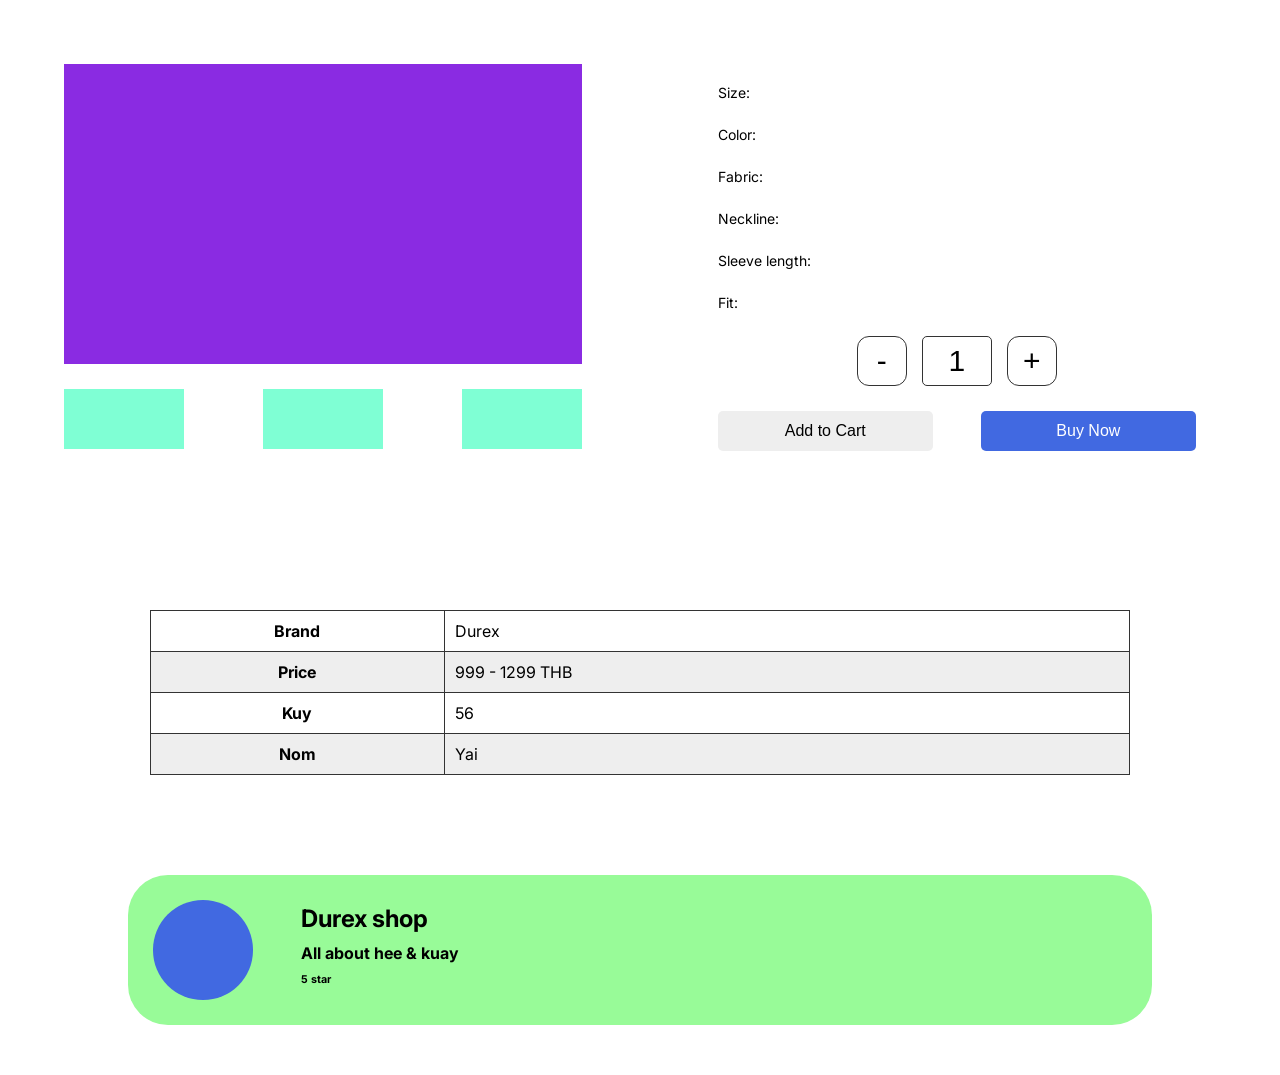
<file: t-shirt/Coala-T-Shirt-main/Coala-T-Shirt-main/html/index.html>
<!DOCTYPE html>
<html lang="en">

<head>
    <meta charset="UTF-8">
    <meta name="viewport" content="width=device-width, initial-scale=1.0">
    <title>Document</title>
    <link rel="stylesheet" href="../css/style.css">
    <link rel="stylesheet" href="../css/index.css">
</head>

<body>

    <div class="container main">
        <div class="shirt-preview">
            <div class="display"></div>
            <div class="abc">
                <div class="a"></div>
                <div class="b"></div>
                <div class="c"></div>
            </div>
        </div>
        <div class="shirt-option">
            <form>
                <!-- Size -->
                <div class="input-row-group">
                    <span class="radio-caption">Size:</span>
                    <!-- <div class="radio-group">
                        <input type="radio" name="size" value="S" id="size-S">
                        <label for="size-S" class="radio-label">S</label>
                    </div>
                    <div class="radio-group">
                        <input type="radio" name="size" value="M" id="size-M">
                        <label for="size-M" class="radio-label">M</label>
                    </div>
                    <div class="radio-group">
                        <input type="radio" name="size" value="L" id="size-L">
                        <label for="size-L" class="radio-label">L</label>
                    </div>
                    <div class="radio-group">
                        <input type="radio" name="size" value="XL" id="size-XL">
                        <label for="size-XL" class="radio-label">XL</label>
                    </div> -->
                </div>

                <!-- Color -->
                <div class="input-row-group">
                    <span class="radio-caption">Color:</span>
                    <!-- <div class="radio-group">
                        <input type="radio" name="color" value="S" id="color-Red">
                        <label for="color-Red" class="radio-label">Red</label>
                    </div>
                    <div class="radio-group">
                        <input type="radio" name="color" value="M" id="color-Green">
                        <label for="color-Green" class="radio-label">Green</label>
                    </div>
                    <div class="radio-group">
                        <input type="radio" name="color" value="L" id="color-Blue">
                        <label for="color-Blue" class="radio-label">Blue</label>
                    </div> -->
                </div>

                <!-- Fabric -->
                <div class="input-row-group">
                    <span class="radio-caption">Fabric:</span>
                    <!-- <div class="radio-group">
                        <input type="radio" name="fabric" value="Cotton" id="fabric-Cotton">
                        <label for="fabric-Cotton" class="radio-label">Cotton</label>
                    </div>
                    <div class="radio-group">
                        <input type="radio" name="fabric" value="Polyester" id="fabric-Polyester">
                        <label for="fabric-Polyester" class="radio-label">Polyester</label> 
                    </div>-->
                </div>

                <!-- Neckline -->
                <div class="input-row-group">
                    <span class="radio-caption">Neckline:</span>
                    <!-- <div class="radio-group">
                        <input type="radio" name="neckline" value="Crew-neck" id="neckline-Crew">
                        <label for="neckline-Crew" class="radio-label">Crew neck</label>
                    </div>
                    <div class="radio-group">
                        <input type="radio" name="neckline" value="V-neck" id="neckline-V">
                        <label for="neckline-V" class="radio-label">V-neck</label>
                    </div>
                    <div class="radio-group">
                        <input type="radio" name="neckline" value="Scoop-neck" id="neckline-Scoop">
                        <label for="neckline-Scoop" class="radio-label">Scoop neck</label>
                    </div> -->
                </div>

                <!-- Sleeve length -->
                <div class="input-row-group">
                    <span class="radio-caption">Sleeve length:</span>
                    <!-- <div class="radio-group">
                        <input type="radio" name="sleeve" value="Sleeveless" id="sleeve-Less">
                        <label for="sleeve-Less" class="radio-label">Sleeveless</label>
                    </div>
                    <div class="radio-group">
                        <input type="radio" name="sleeve" value="Short-sleeves" id="sleeve-Short">
                        <label for="sleeve-Short" class="radio-label">Short sleeves</label>
                    </div>
                    <div class="radio-group">
                        <input type="radio" name="sleeve" value="Long-sleeves" id="sleeve-Long">
                        <label for="sleeve-Long" class="radio-label">Long sleeves</label>
                    </div> -->
                </div>

                <!-- Fit -->
                <div class="input-row-group">
                    <span class="radio-caption">Fit:</span>
                    <!-- <div class="radio-group">
                        <input type="radio" name="fit" value="Slim-fit" id="fit-Slim">
                        <label for="fit-Slim" class="radio-label">Slim fit</label>
                    </div>
                    <div class="radio-group">
                        <input type="radio" name="fit" value="Regular-fit" id="fit-Regular">
                        <label for="fit-Regular" class="radio-label">Regular fit</label>
                    </div>
                    <div class="radio-group">
                        <input type="radio" name="fit" value="Long-sleeves" id="fit-Long">
                        <label for="fit-Long" class="radio-label">Oversized</label>
                    </div> -->
                </div>

                <!-- Design -->

                <!-- Count -->
                <div class="input-row-group count-input">
                    <button type="button" class="count-btn" id="minus-btn">-</button>
                    <input type="number" name="count" id="count" value="1" min="0">
                    <button type="button" class="count-btn" id="plus-btn">+</button>
                </div>

                <!-- Buy & Cart -->
                <div class="input-row-group cart-buy-group">
                    <button type="button" class="cart-btn">Add to Cart</button>
                    <button type="button" class="buy-now-btn">Buy Now</button>
                </div>
            </form>
        </div>
    </div>
    <div class="shirt-detail">
        <table>
            <caption></caption>
            <tr>
                <th>Brand</th>
                <td>Durex</td>
            </tr>
            <tr>
                <th>Price</th>
                <td>999 - 1299 THB</td>
            </tr>
            <tr>
                <th>Kuy</th>
                <td>56</td>
            </tr>
            <tr>
                <th>Nom</th>
                <td>Yai</td>
            </tr>
        </table>
    </div>

    <div class="shop">
        <div class="shop-about">
            <div class="shop-logo"></div>
            <div class="shop-info">
                <h3 class="shop-name">Durex shop</h3>
                <h4 class="shop-desc">All about hee & kuay</h4>
                <h6 class="shop-rating">5 star</h6>
            </div>
        </div>

    </div>
    <script src="../js/app.js"></script>
    <!-- <script src="./product.js"></script> -->
</body>

</html>
</file>
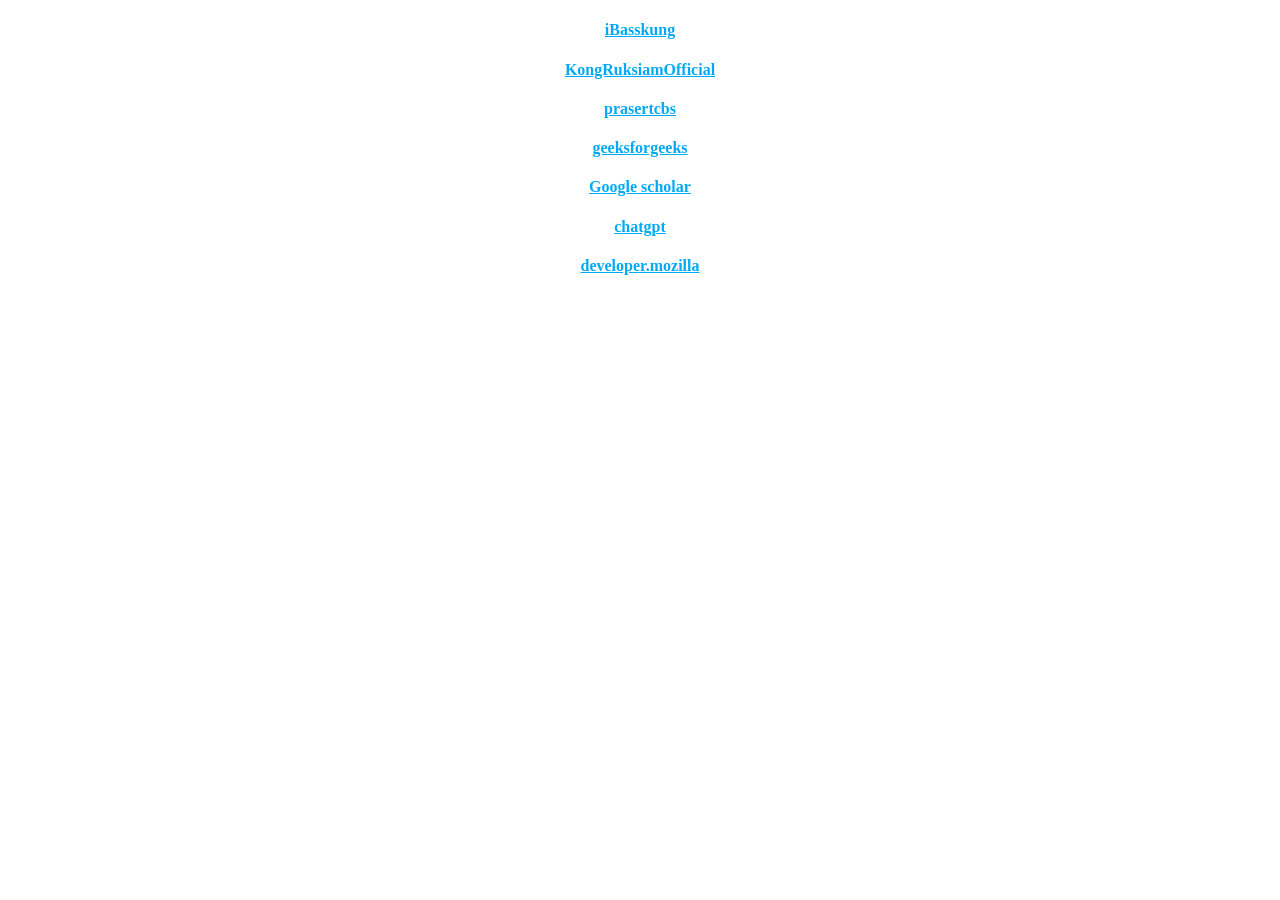
<file: index2.html>
<!DOCTYPE html>
<html>
<head>
    <title>link web ต่าง ๆ </title>
    <link rel="stylesheet" href="script.css">
</head>
<body>
    <div class="col">
    <h4 align="center">
        <a href="https://www.youtube.com/@iBasskung/playlists" target="_blank">iBasskung</a>
    </h4>
    <h4 align="center">
        <a href="https://www.youtube.com/@KongRuksiamOfficial"  target="_blank">KongRuksiamOfficial</a>
    </h4>
    <h4 align="center">
        <a href="https://www.youtube.com/channel/UCl4w_st9XiRHqWhnanGjIGg"  target="_blank">prasertcbs</a>
    </h4>
    <h4 align="center">
        <a href="https://www.geeksforgeeks.org/trending/?ref=shm_outind"  target="_blank">geeksforgeeks</a>
    </h4>
    <h4 align="center">
        <a href="https://scholar.google.com/"  target="_blank">Google scholar</a>
    </h4>
    <h4 align="center">
        <a href="https://chat.openai.com/" target="_blank">chatgpt</a>
    </h4>
    <h4 align="center">
        <a href="https://developer.mozilla.org/en-US/" target="_blank">developer.mozilla</a>
    </h4>
</div>
</body>
</html>
</file>
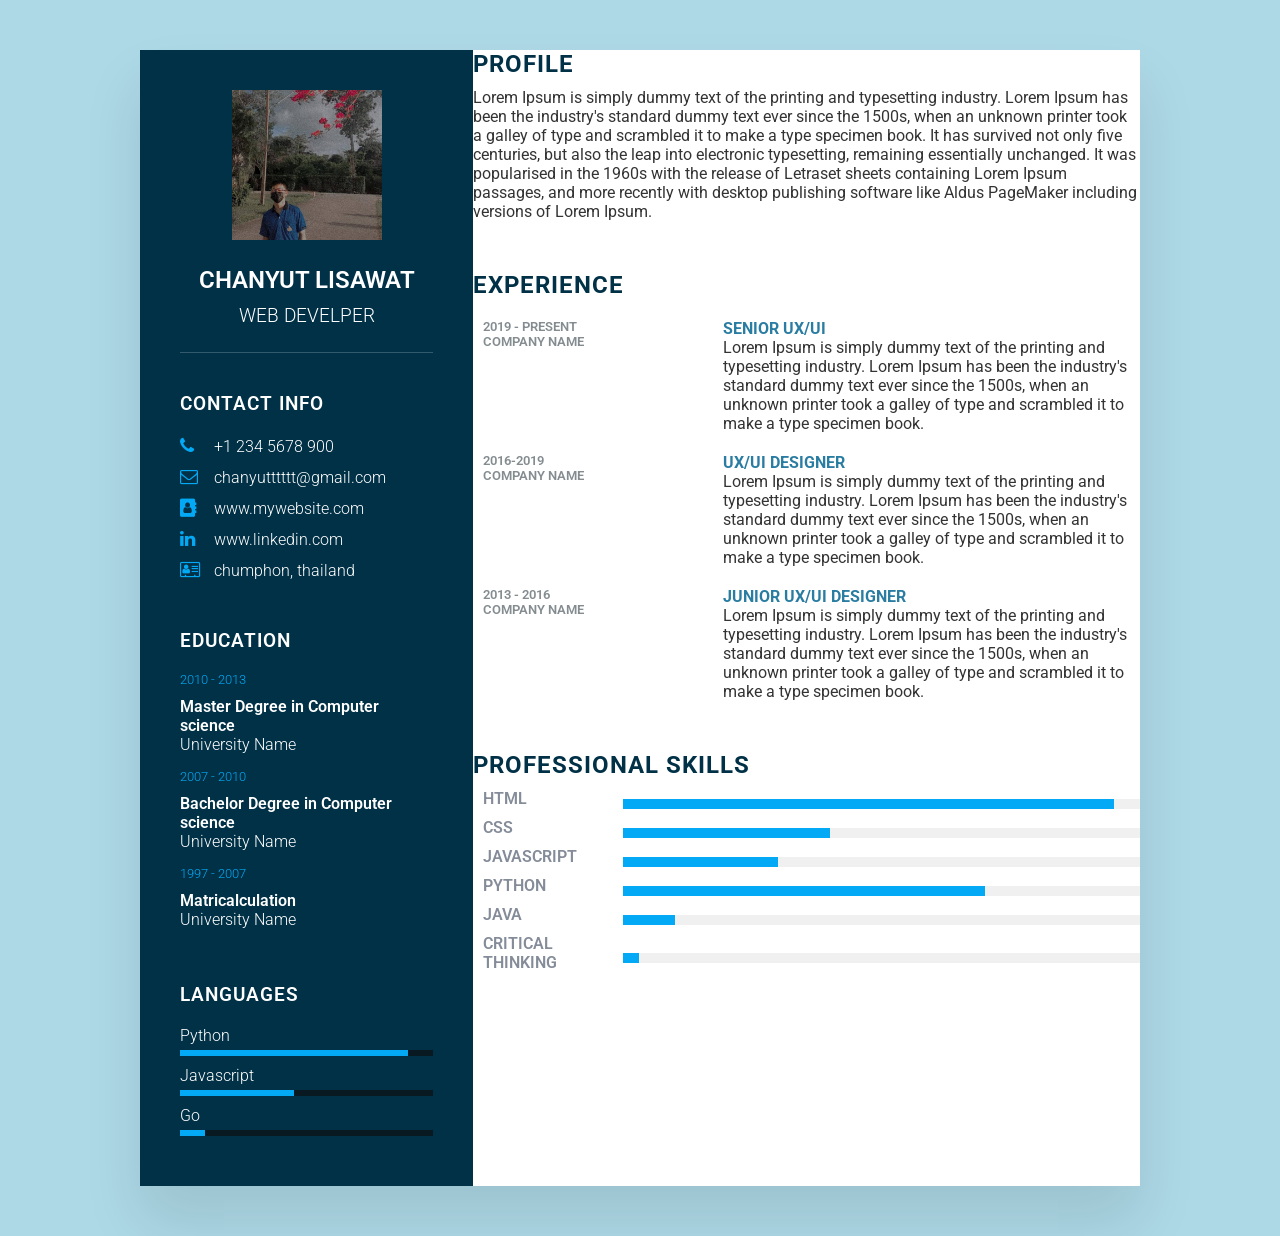
<file: resume/resume.html>
<!DOCTYPE html>
<html lang="en">
<head>
    <meta charset="UTF-8">
    <meta name="viewport" content="width=device-width, initial-scale=1.0">
    <link rel="stylesheet" href="https://cdnjs.cloudflare.com/ajax/libs/font-awesome/4.7.0/css/font-awesome.css" 
    integrity="sha512-5A8nwdMOWrSz20fDsjczgUidUBR8liPYU+WymTZP1lmY9G6Oc7HlZv156XqnsgNUzTyMefFTcsFH/tnJE/+xBg==" 
    crossorigin="anonymous" referrerpolicy="no-referrer" />
    <link rel="stylesheet" href="re_style.css">
    <title>resume</title>
</head>
<body>
    <div class="container">
        <div class="left-side">
            <div class="ProfileText">
                <div class="imgBX">
                    <img src="144589388_924815214721099_5522696202766273659_n.jpg"  class="size">
                </div>
                <h2>Chanyut lisawat<br><span>Web develper</span></h2>
            </div>


            <div class="ContactInfo">
                <h3 class="title">Contact Info</h3>
                <ul>
                    <li>
                        <span class="icon"><i class="fa fa-phone" aria-hidden="true"></i></span>
                        <span class="text">+1 234 5678 900</span>
                    </li>
                    <li>
                        <span class="icon"><i class="fa fa-envelope-o" aria-hidden="true"></i></span>
                        <span class="text">chanyutttttt@gmail.com</span>
                    </li>
                    <li>
                        <span class="icon"><i class="fa fa-address-book" aria-hidden="true"></i></span>
                        <span class="text">www.mywebsite.com</span>
                    </li>
                    <li>
                        <span class="icon"><i class="fa fa-linkedin" aria-hidden="true"></i></span>
                        <span class="text">www.linkedin.com</span>
                    </li>
                    <li>
                        <span class="icon"><i class="fa fa-address-card-o" aria-hidden="true"></i></span>
                        <span class="text">chumphon, thailand</span>
                    </li>
                </ul>
            </div>



            <div class="ContactInfo Education">
                <h3 class="title">Education</h3>
                <ul>
                    <li>
                        <h5>2010 - 2013</h5>
                        <h4>Master Degree in Computer science</h4>
                        <h4>University Name</h4>
                    </li>
                    <li>
                        <h5>2007 - 2010</h5>
                        <h4>Bachelor Degree in Computer science</h4>
                        <h4>University Name</h4>
                    </li>
                    <li>
                        <h5>1997 - 2007</h5>
                        <h4>Matricalculation</h4>
                        <h4>University Name</h4>
                    </li>
                </ul>
            </div>



            <div class="ContactInfo language">
                <h3 class="title">languages</h3>
                <ul>
                    <li>
                        <span class="text">Python</span>
                        <span class="percent"><div style="width: 90%;"></div>
                        </span>
                    </li>
                    <li>
                        <span class="text">Javascript</span>
                        <span class="percent"><div style="width: 45%;"></div>
                        </span>
                    </li>
                    <li>
                        <span class="text">Go</span>
                        <span class="percent"><div style="width: 10%;"></div></span>
                    </li>
                </ul>
            </div>

            
        </div>
        <div class="right_side">
            <div class="about">
                <h2 class="title2">Profile</h2>
                <p>Lorem Ipsum is simply dummy text of the printing and typesetting industry. Lorem Ipsum has been the industry's standard 
                    dummy text ever since the 1500s, when an unknown printer took a galley of type and scrambled 
                    it to make a type specimen book. It has survived not only five centuries, 
                    but also the leap into electronic typesetting, remaining essentially unchanged. 
                    It was popularised in the 1960s with the release of Letraset sheets containing Lorem Ipsum passages, 
                    and more recently with desktop publishing software like Aldus PageMaker including 
                    versions of Lorem Ipsum.</p>
            </div>
            <div class="about">
            <h2 class="title2">Experience</h2>
                <div class="box">
                    <div class="year_company">
                        <h5>2019 - Present</h5>
                        <h5>Company Name</h5>
                    </div>
                    <div class="text">
                        <h4>Senior UX/UI</h4>
                        <p>Lorem Ipsum is simply dummy text of the printing and typesetting industry. Lorem Ipsum has been the industry's standard 
                            dummy text ever since the 1500s, when an unknown printer took a galley of type and scrambled 
                            it to make a type specimen book.</p>
                    </div>
                </div>
                <div class="box">
                    <div class="year_company">
                        <h5>2016-2019</h5>
                        <h5>Company Name</h5>
                    </div>
                    <div class="text">
                        <h4>UX/UI Designer</h4>
                        <p>Lorem Ipsum is simply dummy text of the printing and typesetting industry. Lorem Ipsum has been the industry's standard 
                            dummy text ever since the 1500s, when an unknown printer took a galley of type and scrambled 
                            it to make a type specimen book.</p>
                    </div>
                </div>
                <div class="box">
                    <div class="year_company">
                        <h5>2013 - 2016</h5>
                        <h5>Company Name</h5>
                    </div>
                    <div class="text">
                        <h4>Junior UX/UI Designer</h4>
                        <p>Lorem Ipsum is simply dummy text of the printing and typesetting industry. Lorem Ipsum has been the industry's standard 
                            dummy text ever since the 1500s, when an unknown printer took a galley of type and scrambled 
                            it to make a type specimen book.</p>
                    </div>
                </div>
            </div>
            <div class="about_skills">
                <h2 class="title2">Professional skills</h2>
                <div class="box">
                    <h4>Html</h4>
                    <div class="percent">
                        <div style="width: 95%;"></div>
                    </div>
                </div>
                <div class="box">
                    <h4>CSS</h4>
                    <div class="percent">
                        <div style="width: 40%;"></div>
                    </div>
                </div>
                <div class="box">
                    <h4>Javascript</h4>
                    <div class="percent">
                        <div style="width: 30%;"></div>
                    </div>
                </div>
                <div class="box">
                    <h4>Python</h4>
                    <div class="percent">
                        <div style="width: 70%;"></div>
                    </div>
                </div>
                <div class="box">
                    <h4>Java</h4>
                    <div class="percent">
                        <div style="width: 10%;"></div>
                    </div>
                </div>
                <div class="box">
                    <h4>Critical thinking</h4>
                    <div class="percent">
                        <div style="width: 3%;"></div>
                    </div>
                </div>
            </div>
        </div>
    </div>    
</body>
</html>
</file>
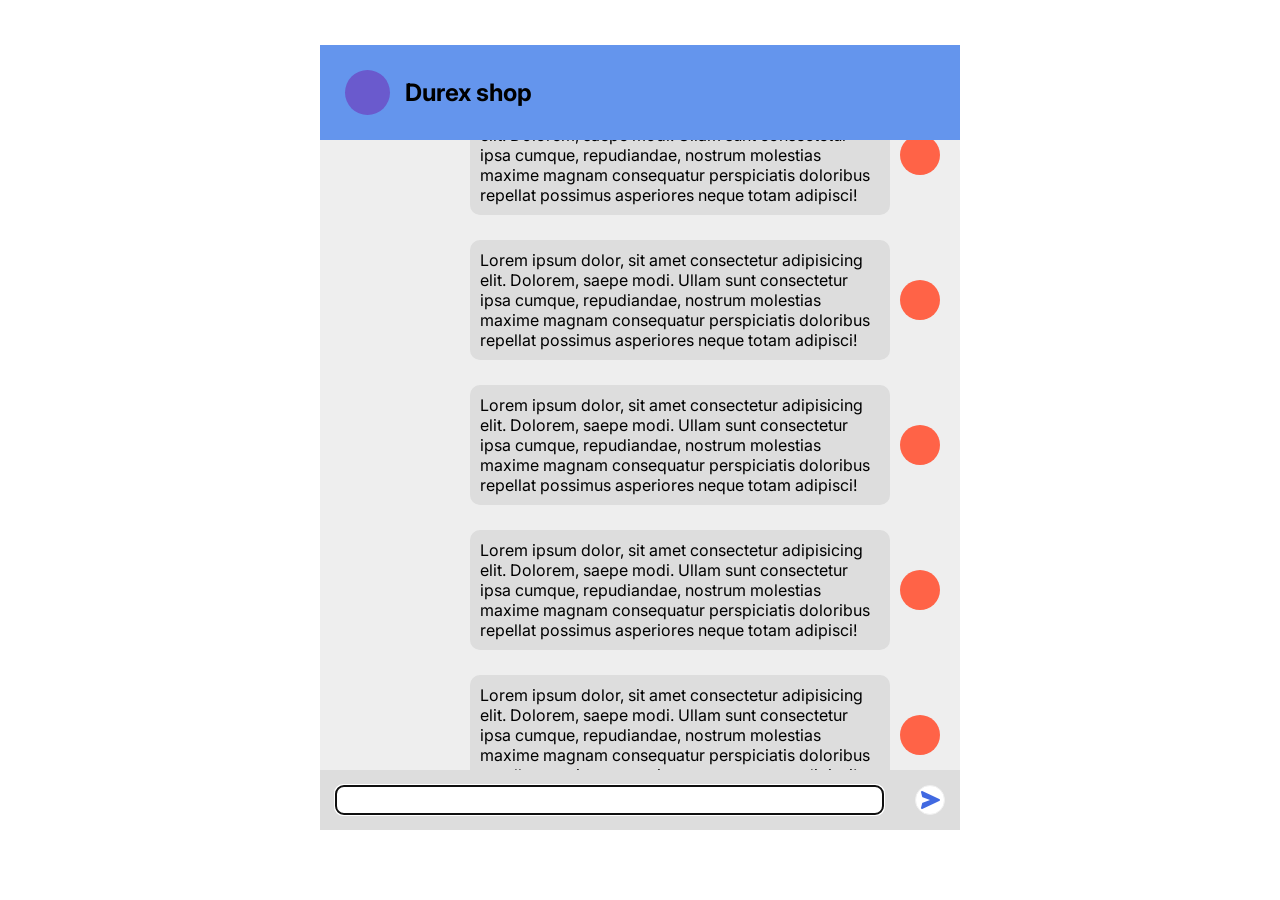
<file: t-shirt/Coala-T-Shirt-main/Coala-T-Shirt-main/html/chat.html>
<!DOCTYPE html>
<html lang="en">

<head>
    <meta charset="UTF-8">
    <meta name="viewport" content="width=device-width, initial-scale=1.0">
    <title>Chat</title>
    <link rel="stylesheet" href="../css/style.css">
    <link rel="stylesheet" href="../css/chat.css">
    <link href='https://unpkg.com/boxicons@2.1.4/css/boxicons.min.css' rel='stylesheet'>
</head>

<body>
    <div class="container">
        <div class="chat">
            <div class="chat-header">
                <div class="shop-chat-logo"></div>
                <h3 class="shop-name">Durex shop</h3>
            </div>
            <div class="chat-space">
                <div class="text-group sender-me">
                    <div class="user-logo"></div>
                    <span class="text">Hello</span>
                </div>
                <div class="text-group sender-me">
                    <div class="user-logo"></div>
                    <span class="text">I am 56</span>
                </div>
                <div class="text-group sender-shop">
                    <div class="shop-logo"></div>
                    <span class="text">Lorem ipsum dolor sit amet consectetur adipisicing elit. Aut, nihil inventore
                        aspernatur eos magnam natus nemo architecto! Reprehenderit unde quo quam, deleniti, qui ut
                        obcaecati atque illum, maxime eaque consectetur.</span>
                </div>
                <div class="text-group sender-me">
                    <div class="user-logo"></div>
                    <span class="text">Lorem ipsum dolor, sit amet consectetur adipisicing elit. Dolorem, saepe
                        modi.
                        Ullam sunt consectetur ipsa cumque, repudiandae, nostrum molestias maxime magnam consequatur
                        perspiciatis doloribus repellat possimus asperiores neque totam adipisci!</span>
                </div>
                <div class="text-group sender-me">
                    <div class="user-logo"></div>
                    <span class="text">Lorem ipsum dolor, sit amet consectetur adipisicing elit. Dolorem, saepe
                        modi.
                        Ullam sunt consectetur ipsa cumque, repudiandae, nostrum molestias maxime magnam consequatur
                        perspiciatis doloribus repellat possimus asperiores neque totam adipisci!</span>
                </div>
                <div class="text-group sender-me">
                    <div class="user-logo"></div>
                    <span class="text">Lorem ipsum dolor, sit amet consectetur adipisicing elit. Dolorem, saepe
                        modi.
                        Ullam sunt consectetur ipsa cumque, repudiandae, nostrum molestias maxime magnam consequatur
                        perspiciatis doloribus repellat possimus asperiores neque totam adipisci!</span>
                </div>
                <div class="text-group sender-me">
                    <div class="user-logo"></div>
                    <span class="text">Lorem ipsum dolor, sit amet consectetur adipisicing elit. Dolorem, saepe
                        modi.
                        Ullam sunt consectetur ipsa cumque, repudiandae, nostrum molestias maxime magnam consequatur
                        perspiciatis doloribus repellat possimus asperiores neque totam adipisci!</span>
                </div>
                <div class="text-group sender-me">
                    <div class="user-logo"></div>
                    <span class="text">Lorem ipsum dolor, sit amet consectetur adipisicing elit. Dolorem, saepe
                        modi.
                        Ullam sunt consectetur ipsa cumque, repudiandae, nostrum molestias maxime magnam consequatur
                        perspiciatis doloribus repellat possimus asperiores neque totam adipisci!</span>
                </div>
                <div class="text-group sender-me">
                    <div class="user-logo"></div>
                    <span class="text">Lorem ipsum dolor, sit amet consectetur adipisicing elit. Dolorem, saepe
                        modi.
                        Ullam sunt consectetur ipsa cumque, repudiandae, nostrum molestias maxime magnam consequatur
                        perspiciatis doloribus repellat possimus asperiores neque totam adipisci!</span>
                </div>
                <div class="text-group sender-me">
                    <div class="user-logo"></div>
                    <span class="text">Lorem ipsum dolor, sit amet consectetur adipisicing elit. Dolorem, saepe
                        modi.
                        Ullam sunt consectetur ipsa cumque, repudiandae, nostrum molestias maxime magnam consequatur
                        perspiciatis doloribus repellat possimus asperiores neque totam adipisci!</span>
                </div>
            </div>
            <div class="send-text">
                <input type="text" name="sending-text" id="sending-text-input" autofocus autocomplete="off">
                <button type="button" id="send-text-btn">
                    <i class='bx bxs-send'></i>
                </button>
            </div>
        </div>
    </div>


    <script src="../js/text_sending.js"></script>
</body>

</html>
</file>
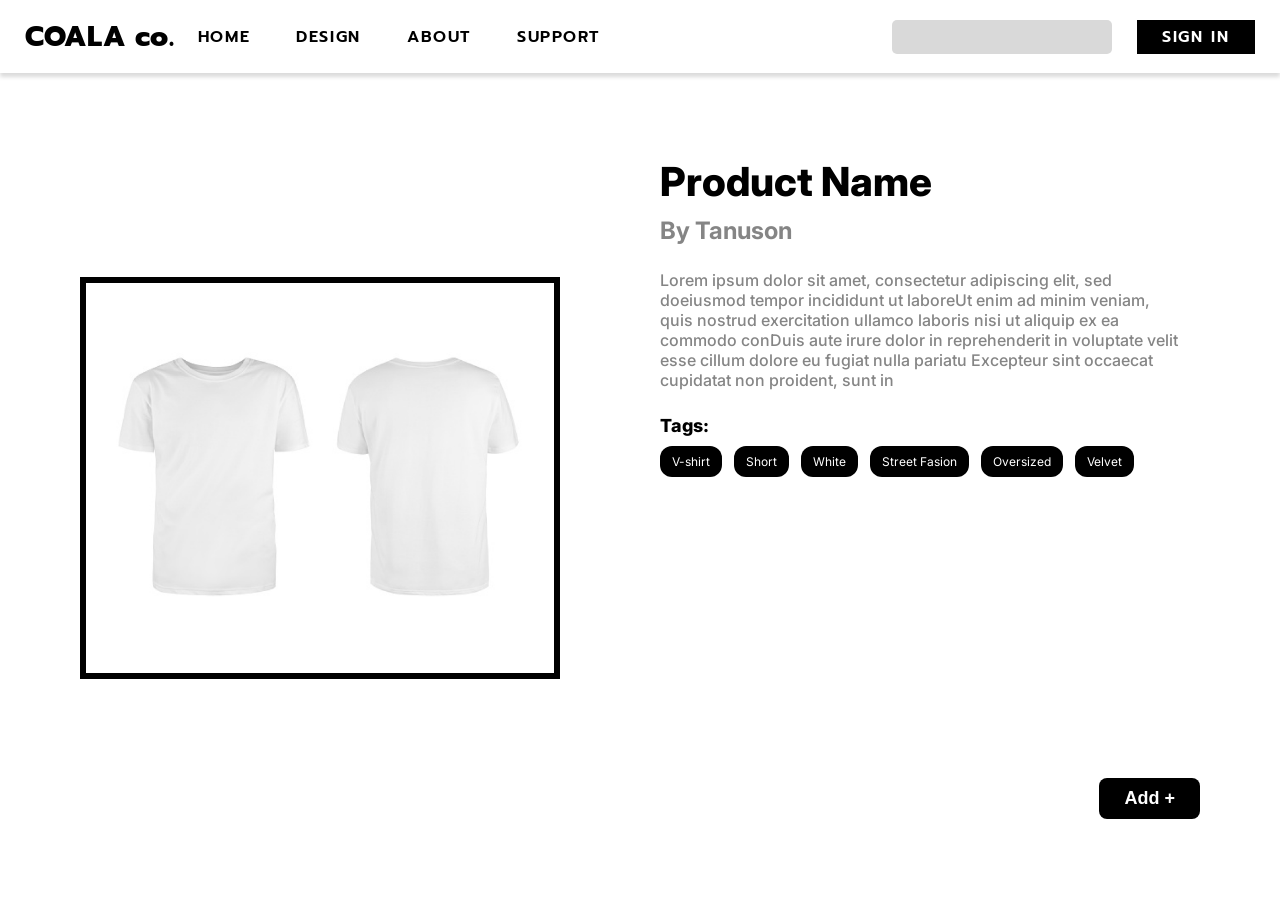
<file: t-shirt/Coala-T-Shirt-main/Coala-T-Shirt-main/html/product.html>
<!DOCTYPE html>
<html lang="en">

<head>
    <meta charset="UTF-8">
    <meta name="viewport" content="width=device-width, initial-scale=1.0">
    <title>Document</title>
    <link rel="stylesheet" href="../css/style.css">
    <link rel="stylesheet" href="../css/product.css">
</head>

<body>
    <nav>
        <div class="logo-group">
            <h2 class="coala">COALA co.</h2>
            <ul class="nav-link">
                <li><a href="index.html">Home</a></li>
                <li><a href="#">Design</a></li>
                <li><a href="#">about</a></li>
                <li><a href="#">support</a></li>
            </ul>
        </div>
        <div>
            <input type="text" id="search-bar">
            <ul class="nav-link">
                <li id="sign-in"><a href="">sign in</a></li>
            </ul>
        </div>
    </nav>

    <div class="container">
        <div class="product">
            <div class="product-preview">
                <img src="../image/t-shirt.png" alt="T-shirt-Preview">
            </div>
            <div class="product-info">
                <h1 class="product-name">Product Name</h1>
                <h2 class="shop-name">By Tanuson</h2>
                <h3 class="product-about">
                    Lorem ipsum dolor sit amet, consectetur adipiscing elit, sed doeiusmod tempor
                    incididunt ut laboreUt enim ad minim veniam, quis nostrud exercitation ullamco laboris nisi ut
                    aliquip ex ea commodo conDuis aute irure dolor in reprehenderit in voluptate velit esse cillum
                    dolore eu fugiat nulla pariatu
                    Excepteur sint occaecat cupidatat non proident, sunt in
                </h3>
                <div class="tags">
                    <span class="tag">Tags: </span>
                    <div class="category-group">
                        <span class="category">V-shirt</span>
                        <span class="category">Short</span>
                        <span class="category">White</span>
                        <span class="category">Street Fasion</span>
                        <span class="category">Oversized</span>
                        <span class="category">Velvet</span>
                    </div>
                </div>

                <button type="button" id="add-btn">Add +</button>
            </div>
        </div>
    </div>

</body>

</html>
</file>
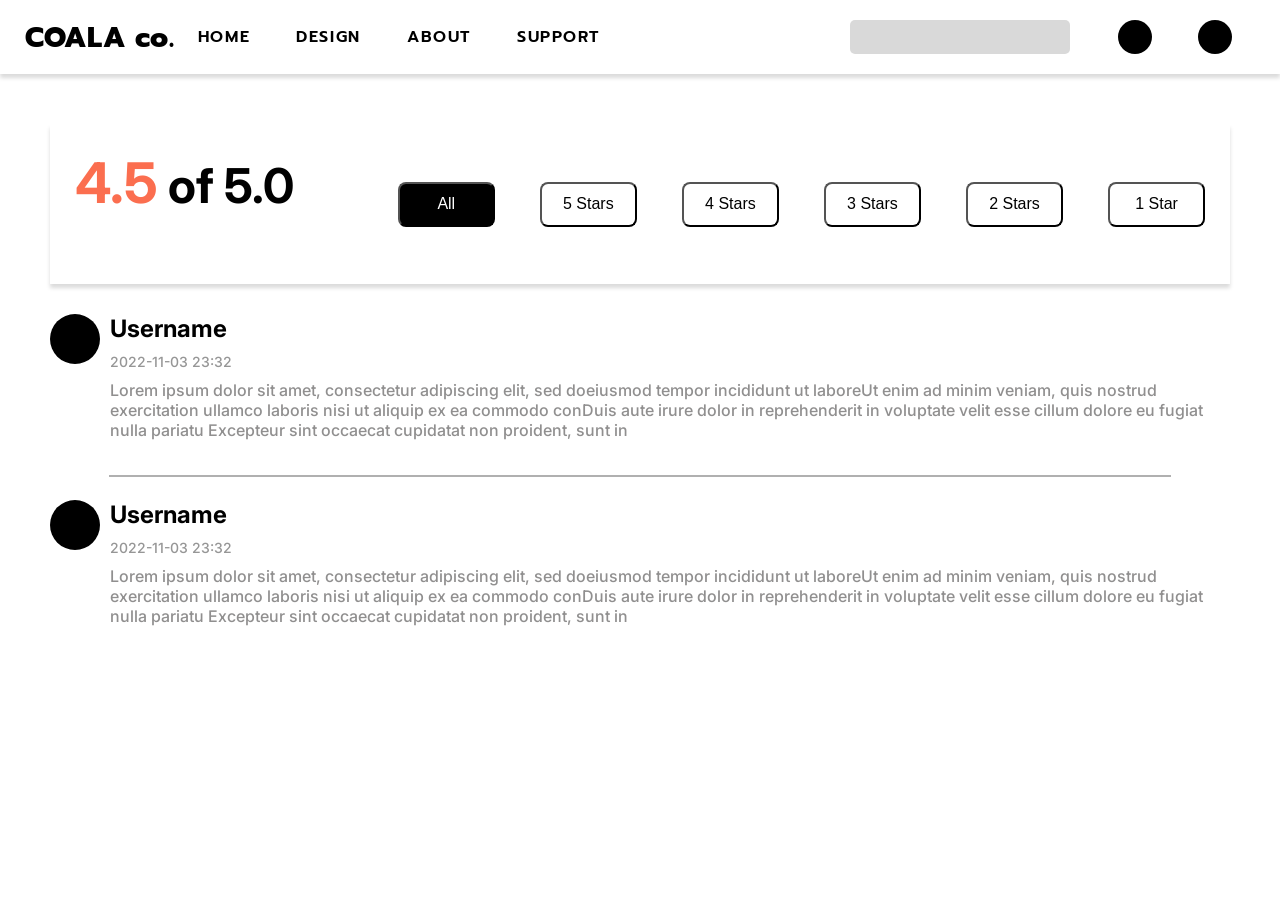
<file: t-shirt/Coala-T-Shirt-main/Coala-T-Shirt-main/html/review.html>
<!DOCTYPE html>
<html lang="en">

<head>
    <meta charset="UTF-8">
    <meta name="viewport" content="width=device-width, initial-scale=1.0">
    <title>Review</title>
    <link rel="stylesheet" href="../css/style.css">
    <link rel="stylesheet" href="../css/review.css">
</head>

<body>
    <nav class="sign">
        <div class="logo-group">
            <h2 class="coala">COALA co.</h2>
            <ul class="nav-link">
                <li><a href="index.html">Home</a></li>
                <li><a href="#">Design</a></li>
                <li><a href="#">about</a></li>
                <li><a href="#">support</a></li>
            </ul>
        </div>
        <div>
            <input type="text" id="search-bar">
            <ul class="nav-link">
                <li>
                    <div class="cart-icon"></div>
                </li>
                <li>
                    <div class="user-icon"></div>
                </li>
            </ul>
        </div>
    </nav>

    <div class="container">
        <div class="review-group">
            <div class="review-header">
                <div class="over-all">
                    <h1 class="score"><span class="shop-score">4.5</span> of 5.0</h1>
                </div>
                <div class="get-review-type">
                    <button type="button" class="review-type-btn current-type">All</button>
                    <button type="button" class="review-type-btn">5 Stars</button>
                    <button type="button" class="review-type-btn">4 Stars</button>
                    <button type="button" class="review-type-btn">3 Stars</button>
                    <button type="button" class="review-type-btn">2 Stars</button>
                    <button type="button" class="review-type-btn">1 Star</button>
                </div>
            </div>

            <div class="review-contents">
                <div class="review">
                    <div class="user-logo"></div>
                    <h1 class="user-name">Username</h1>
                    <h2 class="review-date">2022-11-03 23:32</h2>
                    <h4 class="review-text">Lorem ipsum dolor sit amet, consectetur adipiscing elit, sed doeiusmod
                        tempor
                        incididunt ut
                        laboreUt enim ad minim veniam, quis nostrud exercitation ullamco laboris nisi ut aliquip ex ea
                        commodo conDuis aute irure dolor in reprehenderit in voluptate velit esse cillum dolore eu
                        fugiat nulla pariatu
                        Excepteur sint occaecat cupidatat non proident, sunt in</h4>

                    <!-- like btn -->
                </div>
                <div class="review">
                    <div class="user-logo"></div>
                    <h1 class="user-name">Username</h1>
                    <h2 class="review-date">2022-11-03 23:32</h2>
                    <h4 class="review-text">Lorem ipsum dolor sit amet, consectetur adipiscing elit, sed doeiusmod
                        tempor
                        incididunt ut
                        laboreUt enim ad minim veniam, quis nostrud exercitation ullamco laboris nisi ut aliquip ex ea
                        commodo conDuis aute irure dolor in reprehenderit in voluptate velit esse cillum dolore eu
                        fugiat nulla pariatu
                        Excepteur sint occaecat cupidatat non proident, sunt in</h4>
                </div>
            </div>
        </div>
    </div>


</body>

</html>
</file>
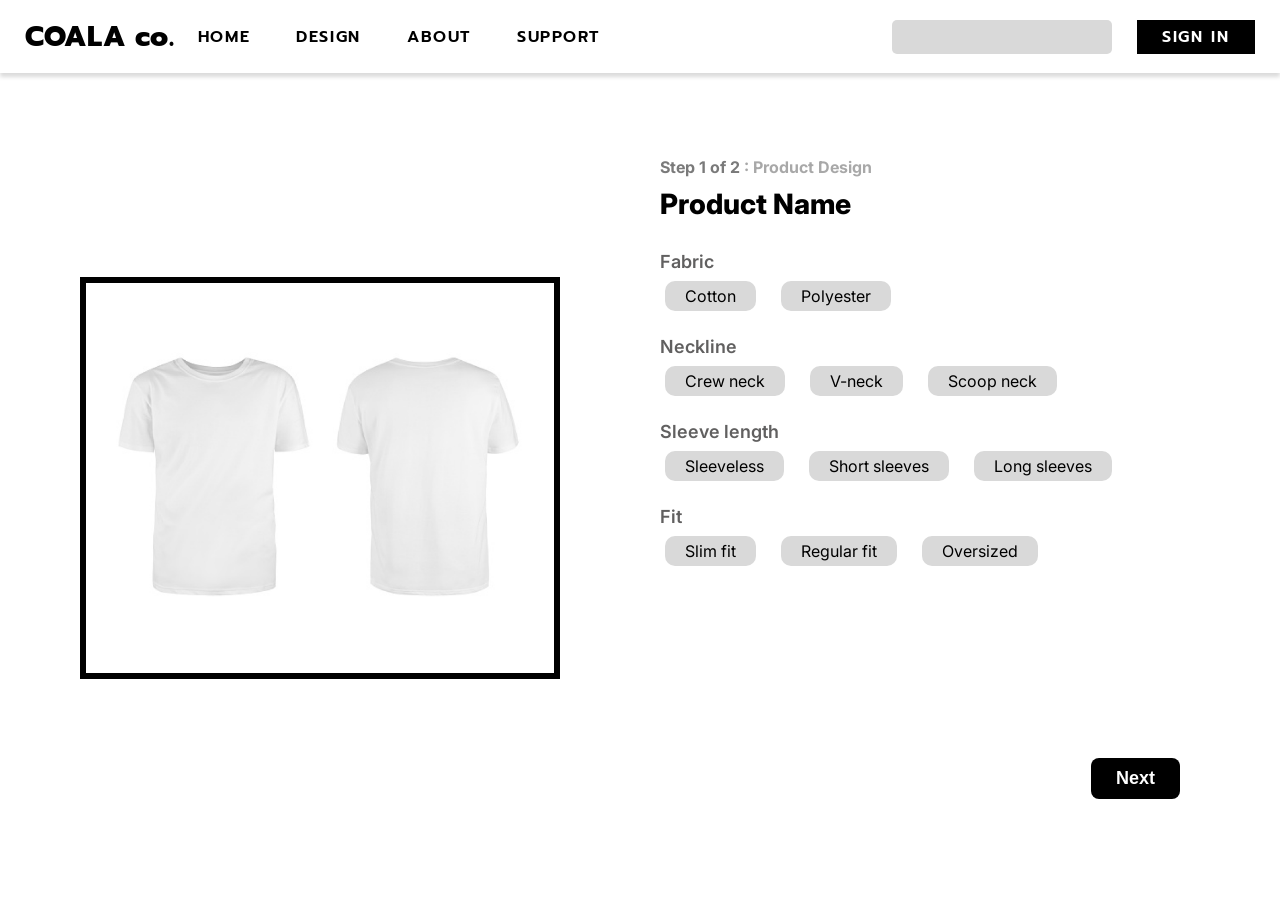
<file: t-shirt/Coala-T-Shirt-main/Coala-T-Shirt-main/html/shirt-option.html>
<!DOCTYPE html>
<html lang="en">

<head>
    <meta charset="UTF-8">
    <meta name="viewport" content="width=device-width, initial-scale=1.0">
    <title>Shirt Option</title>
    <link rel="stylesheet" href="../css/style.css">
    <link rel="stylesheet" href="../css/shirt-option.css">
</head>

<body>
    <nav>
        <div class="logo-group">
            <h2 class="coala">COALA co.</h2>
            <ul class="nav-link">
                <li><a href="index.html">Home</a></li>
                <li><a href="#">Design</a></li>
                <li><a href="#">about</a></li>
                <li><a href="#">support</a></li>
            </ul>
        </div>
        <div>
            <input type="text" id="search-bar">
            <ul class="nav-link">
                <li id="sign-in"><a href="">sign in</a></li>
            </ul>
        </div>
    </nav>

    <div class="container">
        <div class="option">
            <div class="shirt-preview">
                <img src="../image/t-shirt.png" alt="T-shirt-Preview">
            </div>
            <div class="shirt-option">
                <form id="shirt-option-parts">
                    <!-- Form: Part 1 -->
                    <div class="option-part current-part" id="step-1">
                        <h4 class="progress"><span>Step 1 of 2</span> : Product Design</h4>
                        <h1 class="product-name">Product Name</h1>
                        <div class="input-row-group">
                            <span class="option-name">Fabric</span>
                            <div class="radio-group">
                                <input type="radio" name="fabric" value="Cotton" id="fabric-Cotton">
                                <label for="fabric-Cotton" class="radio-label">Cotton</label>
                            </div>
                            <div class="radio-group">
                                <input type="radio" name="fabric" value="Polyester" id="fabric-Polyester">
                                <label for="fabric-Polyester" class="radio-label">Polyester</label>
                            </div>
                        </div>
                        <div class="input-row-group">
                            <span class="option-name">Neckline</span>
                            <div class="radio-group">
                                <input type="radio" name="neckline" value="Crew-neck" id="neckline-Crew">
                                <label for="neckline-Crew" class="radio-label">Crew neck</label>
                            </div>
                            <div class="radio-group">
                                <input type="radio" name="neckline" value="V-neck" id="neckline-V">
                                <label for="neckline-V" class="radio-label">V-neck</label>
                            </div>
                            <div class="radio-group">
                                <input type="radio" name="neckline" value="Scoop-neck" id="neckline-Scoop">
                                <label for="neckline-Scoop" class="radio-label">Scoop neck</label>
                            </div>
                        </div>
                        <div class="input-row-group">
                            <span class="option-name">Sleeve length</span>
                            <div class="radio-group">
                                <input type="radio" name="sleeve" value="Sleeveless" id="sleeve-Less">
                                <label for="sleeve-Less" class="radio-label">Sleeveless</label>
                            </div>
                            <div class="radio-group">
                                <input type="radio" name="sleeve" value="Short-sleeves" id="sleeve-Short">
                                <label for="sleeve-Short" class="radio-label">Short sleeves</label>
                            </div>
                            <div class="radio-group">
                                <input type="radio" name="sleeve" value="Long-sleeves" id="sleeve-Long">
                                <label for="sleeve-Long" class="radio-label">Long sleeves</label>
                            </div>
                        </div>
                        <div class="input-row-group">
                            <span class="option-name">Fit</span>
                            <div class="radio-group">
                                <input type="radio" name="fit" value="Slim-fit" id="fit-Slim">
                                <label for="fit-Slim" class="radio-label">Slim fit</label>
                            </div>
                            <div class="radio-group">
                                <input type="radio" name="fit" value="Regular-fit" id="fit-Regular">
                                <label for="fit-Regular" class="radio-label">Regular fit</label>
                            </div>
                            <div class="radio-group">
                                <input type="radio" name="fit" value="Long-sleeves" id="fit-Long">
                                <label for="fit-Long" class="radio-label">Oversized</label>
                            </div>
                        </div>
                    </div>
                    <!-- Form: Part 2 -->
                    <div class="option-part" id="step-2">
                        <h4 class="progress"><span>Step 2 of 2</span> : Product Design</h4>
                        <h1 class="product-name">Product Name</h1>
                        <div class="input-row-group">
                            <span class="option-name">Fit</span>
                            <div class="radio-group">
                                <input type="radio" name="fit" value="Slim-fit" id="fit-Slim">
                                <label for="fit-Slim" class="radio-label">Slim fit</label>
                            </div>
                            <div class="radio-group">
                                <input type="radio" name="fit" value="Regular-fit" id="fit-Regular">
                                <label for="fit-Regular" class="radio-label">Regular fit</label>
                            </div>
                            <div class="radio-group">
                                <input type="radio" name="fit" value="Long-sleeves" id="fit-Long">
                                <label for="fit-Long" class="radio-label">Oversized</label>
                            </div>
                        </div>
                    </div>

                </form>
                <div class="step-btn-group">
                    <button type="button" id="prev-step-btn">Back</button>
                    <button type="button" id="next-step-btn">Next</button>
                </div>
            </div>
        </div>
    </div>

    <script src="../js/shirt-option.js"></script>
</body>

</html>
</file>
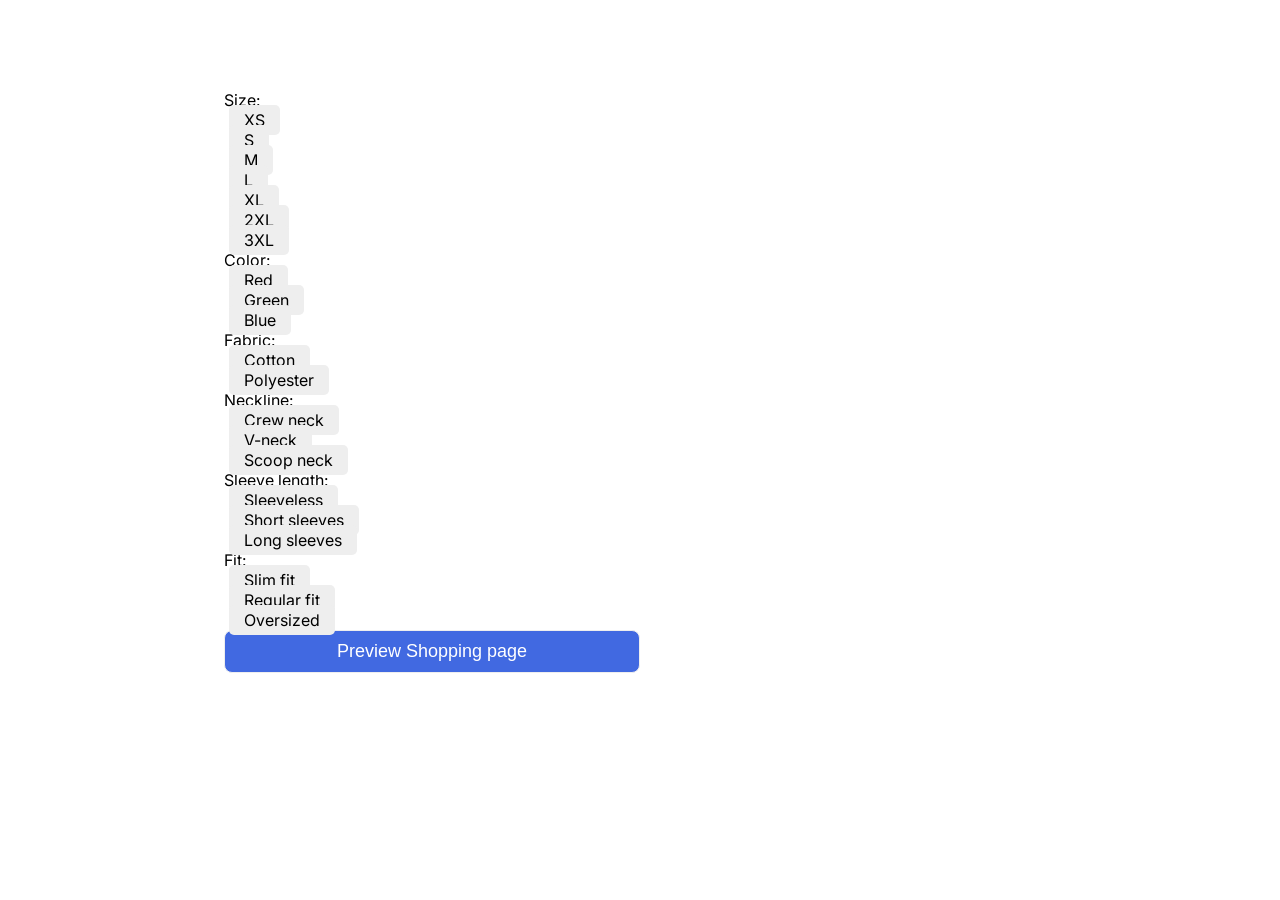
<file: t-shirt/Coala-T-Shirt-main/Coala-T-Shirt-main/html/shop-add-shirt.html>
<!DOCTYPE html>
<html lang="en">

<head>
    <meta charset="UTF-8">
    <meta name="viewport" content="width=device-width, initial-scale=1.0">
    <title>Document</title>
    <link rel="stylesheet" href="../css/style.css">
    <link rel="stylesheet" href="../css/add-shirt.css">
</head>

<body>
    <div class="container">
        <div class="shirt-option shop-select">
            <form>
                <!-- Size -->
                <div class="input-row-group">
                    <span class="radio-caption">Size:</span>
                    <div class="checkbox-group">
                        <input type="checkbox" name="size" value="XS" id="size-XS">
                        <label for="size-XS" class="checkbox-label">XS</label>
                    </div>
                    <div class="checkbox-group">
                        <input type="checkbox" name="size" value="S" id="size-S">
                        <label for="size-S" class="checkbox-label">S</label>
                    </div>
                    <div class="checkbox-group">
                        <input type="checkbox" name="size" value="M" id="size-M">
                        <label for="size-M" class="checkbox-label">M</label>
                    </div>
                    <div class="checkbox-group">
                        <input type="checkbox" name="size" value="L" id="size-L">
                        <label for="size-L" class="checkbox-label">L</label>
                    </div>
                    <div class="checkbox-group">
                        <input type="checkbox" name="size" value="XL" id="size-XL">
                        <label for="size-XL" class="checkbox-label">XL</label>
                    </div>
                    <div class="checkbox-group">
                        <input type="checkbox" name="size" value="2XL" id="size-2XL">
                        <label for="size-2XL" class="checkbox-label">2XL</label>
                    </div>
                    <div class="checkbox-group">
                        <input type="checkbox" name="size" value="3XL" id="size-3XL">
                        <label for="size-3XL" class="checkbox-label">3XL</label>
                    </div>
                </div>

                <!-- Color -->
                <div class="input-row-group">
                    <span class="radio-caption">Color:</span>
                    <div class="checkbox-group">
                        <input type="checkbox" name="color" value="S" id="color-Red">
                        <label for="color-Red" class="checkbox-label">Red</label>
                    </div>
                    <div class="checkbox-group">
                        <input type="checkbox" name="color" value="M" id="color-Green">
                        <label for="color-Green" class="checkbox-label">Green</label>
                    </div>
                    <div class="checkbox-group">
                        <input type="checkbox" name="color" value="L" id="color-Blue">
                        <label for="color-Blue" class="checkbox-label">Blue</label>
                    </div>
                </div>

                <!-- Fabric -->
                <div class="input-row-group">
                    <span class="radio-caption">Fabric:</span>
                    <div class="checkbox-group">
                        <input type="checkbox" name="fabric" value="Cotton" id="fabric-Cotton">
                        <label for="fabric-Cotton" class="checkbox-label">Cotton</label>
                    </div>
                    <div class="checkbox-group">
                        <input type="checkbox" name="fabric" value="Polyester" id="fabric-Polyester">
                        <label for="fabric-Polyester" class="checkbox-label">Polyester</label>
                    </div>
                </div>

                <!-- Neckline -->
                <div class="input-row-group">
                    <span class="radio-caption">Neckline:</span>
                    <div class="checkbox-group">
                        <input type="checkbox" name="neckline" value="Crew-neck" id="neckline-Crew">
                        <label for="neckline-Crew" class="checkbox-label">Crew neck</label>
                    </div>
                    <div class="checkbox-group">
                        <input type="checkbox" name="neckline" value="V-neck" id="neckline-V">
                        <label for="neckline-V" class="checkbox-label">V-neck</label>
                    </div>
                    <div class="checkbox-group">
                        <input type="checkbox" name="neckline" value="Scoop-neck" id="neckline-Scoop">
                        <label for="neckline-Scoop" class="checkbox-label">Scoop neck</label>
                    </div>
                </div>

                <!-- Sleeve length -->
                <div class="input-row-group">
                    <span class="radio-caption">Sleeve length:</span>
                    <div class="checkbox-group">
                        <input type="checkbox" name="sleeve" value="Sleeveless" id="sleeve-Less">
                        <label for="sleeve-Less" class="checkbox-label">Sleeveless</label>
                    </div>
                    <div class="checkbox-group">
                        <input type="checkbox" name="sleeve" value="Short-sleeves" id="sleeve-Short">
                        <label for="sleeve-Short" class="checkbox-label">Short sleeves</label>
                    </div>
                    <div class="checkbox-group">
                        <input type="checkbox" name="sleeve" value="Long-sleeves" id="sleeve-Long">
                        <label for="sleeve-Long" class="checkbox-label">Long sleeves</label>
                    </div>
                </div>

                <!-- Fit -->
                <div class="input-row-group">
                    <span class="radio-caption">Fit:</span>
                    <div class="checkbox-group">
                        <input type="checkbox" name="fit" value="Slim-fit" id="fit-Slim">
                        <label for="fit-Slim" class="checkbox-label">Slim fit</label>
                    </div>
                    <div class="checkbox-group">
                        <input type="checkbox" name="fit" value="Regular-fit" id="fit-Regular">
                        <label for="fit-Regular" class="checkbox-label">Regular fit</label>
                    </div>
                    <div class="checkbox-group">
                        <input type="checkbox" name="fit" value="Long-sleeves" id="fit-Long">
                        <label for="fit-Long" class="checkbox-label">Oversized</label>
                    </div>
                </div>

                <!-- Design -->

                <!-- Buy & Cart -->
                <div class="input-row-group preview">
                    <button type="button" class="preview-btn">Preview Shopping page</button>
                </div>
            </form>
        </div>
    </div>


    <script src="../js/add-shirt.js"></script>
</body>

</html>
</file>
<file: t-shirt/Coala-T-Shirt-main/Coala-T-Shirt-main/css/style.css>
@import url('https://fonts.googleapis.com/css2?family=Inter:wght@300;400;500;600;700;800;900&display=swap');
@import url('https://fonts.googleapis.com/css2?family=Prompt:wght@300;400;500;600;700;800;900&display=swap');

/* Default setting */
html {
    scroll-behavior: smooth;
}

* {
    box-sizing: border-box;
}

body,
h1,
h2,
h3,
h4,
h5,
h6,
p,
ol,
ul {
    margin: 0;
    padding: 0;
}

h1,
h2,
h3,
h4,
h5,
h6 {
    margin-bottom: 10px;
}

p {
    margin-bottom: 20px;
}

body {
    font-family: 'Inter', sans-serif;
    font-weight: 400;
    color: #000;
    font-size: 16px;
}

a {
    text-decoration: none;
}

a,
button[type="button"]:hover {
    cursor: pointer;
}

/* Container */
.container {
    position: relative;
    width: 100%;
    height: max-content;
}

/* Nav bar */
nav {
    position: relative;
    display: flex;
    justify-content: space-between;
    padding: 15px 25px;
    background-color: transparent;
    box-shadow: #00000025 0px 4px 4px 0px;
    font-family: 'Prompt', sans-serif;

    &>div {
        position: relative;
        /* width: 50%; */
        display: flex;
        align-items: center;
    }
}

.logo-group {
    display: flex;
    flex-wrap: wrap;

    & h2.coala {
        font-size: 28px;
        font-weight: 800;
        letter-spacing: .04rem;
        margin: 0;
    }
}


ul.nav-link {
    display: flex;
    list-style: none;
    text-transform: uppercase;
}

ul.nav-link li {
    padding-block: 5px;
    padding-inline: clamp(12px, 1.8vw, 35px);

    & a {
        color: #000;
        letter-spacing: .1rem;
        font-weight: 600;
    }

    &:hover {
        text-decoration: underline;
    }
}


li#sign-in {
    padding-inline: clamp(12px, 2vw, 35px);
    background-color: #000;
    width: max-content;

    & a {
        color: #fff;
    }
}

.user-icon,
.cart-icon {
    position: relative;
    width: 34px;
    height: 34px;
    border-radius: 50%;
    background-color: #000;
}

input[type="text"] {
    padding: 5px;
    height: 25px;
}

#search-bar {
    position: relative;
    height: 34px;
    width: 220px;
    max-width: 280px;
    margin-right: 25px;
    background-color: #d9d9d9;
    border: none;
    border-radius: 5px;
}
</file>
<file: t-shirt/Coala-T-Shirt-main/Coala-T-Shirt-main/css/index.css>
.main {
    width: 100%;
    /* height: 100vh; */
    display: flex;
    flex-direction: row;
    flex-wrap: wrap;
    position: relative;
    padding: 5% 5%;

    gap: 10%;

    @media (max-width: 750px) {
        flex-direction: column;
        gap: 25px;
    }
}

.main .shirt-preview,
.main .shirt-option {
    width: 45%;

    @media (max-width: 750px) {
        width: 95%;
        margin: 0 auto;
    }
}

.shirt-preview {
    position: relative;

    .display {
        background-color: blueviolet;
        width: 100%;
        height: 300px;
    }

    .abc {
        display: flex;
        flex-direction: row;
        justify-content: space-between;
        margin-top: 25px;
    }

    .a,
    .b,
    .c {
        width: 120px;
        height: 60px;
        background-color: aquamarine;
    }
}

.shirt-option {
    position: relative;
    padding: 20px;

    & form {
        position: relative;
        display: flex;
        flex-direction: column;
        font-size: 14px;
    }

    @media (max-width: 750px) {
        padding: 10px;
    }
}

.input-row-group {
    position: relative;
    display: flex;
    flex-direction: row;
    flex-wrap: wrap;
    margin-bottom: 25px;
    gap: 15px;
    height: fit-content;

    @media (max-width: 450px) {}
}

.radio-group {
    position: relative;
    display: block;
    margin-bottom: 5px;
}


label {
    font-size: 16px;

    @media (max-width: 450px) {
        font-size: 14px;
    }
}

.radio-group input[type="radio"] {
    position: absolute;
    appearance: none;

    &:is(:focus, :checked)+label.radio-label::after {
        content: "";
        position: absolute;
        top: 50%;
        left: 50%;
        transform: translate(-50%, -50%);
        border-radius: inherit;
        width: 100%;
        height: 100%;
        border: .2px solid #555;
    }
}

.radio-group label.radio-label {
    position: relative;

    padding: 5px 15px;
    margin: 5px;
    border-radius: 5px;
    background-color: #eee;
    user-select: none;

    @media (max-width: 450px) {
        margin: 0;
        padding: 5px 10px;
    }
}

input[type="number"]::-webkit-inner-spin-button {
    appearance: none;
}


.input-row-group input[type="number"] {
    border-radius: 5px;
    border: solid .2px #333;
    height: 50px;
    width: 70px;
    padding: 10px;

    font-size: 30px;
    text-align: center;

    @media (max-width: 450px) {
        width: 45px;
        height: 45px;
        font-size: 18px;
        padding: 10px;
    }
}

.input-row-group input[type="number"]:focus,
.input-row-group input[type="number"]:active {
    border: solid .2px #333;
}

.input-row-group .count-btn {
    width: 50px;
    /* height: 50px; */
    aspect-ratio: 1/1;
    background-color: #fff;
    border: solid .2px #333;
    border-radius: 12px;
    font-size: 30px;
    font-weight: 300;

    @media (max-width: 450px) {
        width: 45px;
        height: 45px;
        font-size: 24px;
    }
}

.count-input {
    justify-content: center
}

button[type="button"]:hover {
    cursor: pointer;
}

.cart-buy-group {
    justify-content: space-between;
}

.cart-btn,
.buy-now-btn {
    width: 45%;
    height: 40px;
    font-size: 16px;
    font-weight: 500;
    border-radius: 5px;

    &:hover {
        text-decoration: underline;
    }
}

.cart-btn {
    border: none;
    background-color: #eee;
}


.buy-now-btn {
    border: none;
    background-color: royalblue;
    color: #fff;
}

.shirt-detail {
    width: 100%;
    padding: 50px 150px;

    @media (max-width: 450px) {
        padding: 25px;
    }
}

.shirt-detail>table {
    table-layout: fixed;
    width: 100%;
    position: relative;
    border-collapse: collapse;


    & tr,
    & td {
        border: solid .2px #333;
    }

    & tr:nth-child(2n) {
        background-color: #eee;
    }

    & th,
    & td {
        padding: 10px;
    }

    & th {
        width: 30%;
    }

}

.shop {
    position: relative;
    width: 100%;
    padding-block: 50px;
    padding-inline: clamp(10px, 20%, 10vw);
}

.shop-about {
    background-color: palegreen;
    border-radius: 40px;
    padding: 25px;
    position: relative;
    display: flex;
    align-items: center;
    gap: 5%;
    flex-direction: row;

    & .shop-logo {
        width: clamp(100px, 10%, 250px);
        height: 100%;
        aspect-ratio: 1/1;
        background-color: royalblue;
        border-radius: 50%;
    }
}


.shop-info {
    width: 85%;

    & h3 {
        font-size: 24px;
    }
}
</file>
<file: script.css>
@import url("https://fonts.googleapis.com/css2?family=Poppins:wght@100;300&family=Roboto:ital,wght@0,300;0,400;1,300&display=swap");

.size
{
    width: 20%;
    height: 20%;
    align-items: center;
}

.col h4 a
{
    color: #03a9f4;    
}
</file>
<file: resume/re_style.css>
@import url("https://fonts.googleapis.com/css2?family=Poppins:wght@100;300&family=Roboto:ital,wght@0,300;0,400;1,300&display=swap");
*
{
    margin: 0;
    padding: 0;
    box-sizing: border-box;
    font-family: 'Roboto' , sans-serif;
}

body
{
    background: lightblue;
    display: flex;
    justify-content: center;
    align-items: center;
    min-height: 100vh;

}

.container
{
    position: relative;
    width: 100%;
    max-width: 1000px;
    min-height: 1000px;
    background: #fff;
    display: grid;
    grid-template-columns: 1fr 2fr;
    box-shadow: 0 35px 55px rgba(0, 0, 0, 0.1);
    margin: 50px;
}

.container .left-side
{
    position: relative;
    background: #003147;
    padding: 40px;
}

.ProfileText
{
    position: relative;
    display: flex;
    flex-direction: column;
    align-items: center;
    padding-bottom: 20px;
    border-bottom: 1px solid rgba(255, 255, 255, 0.2);
}
 
.ProfileText .imgBx
{
    position: relative;
    width: 200px;
    height: 200px;
    border-radius: 50%;
    overflow: hidden;
}

.ProfileText .imgBx img
{
    position: absolute;
    top: 0;
    left: 0;
    width: 50%;
    height: 50%;
    object-fit: cover;
}

.size
{
    width: 150px;
    height: 150px;
}

.ProfileText h2
{
    color: #fff;
    font-size: 1.5em;
    margin-top: 20px;
    text-transform: uppercase;
    text-align: center;
    font-weight: 600;
    line-height: 1.4em;
}

.ProfileText h2 span
{
    font-size: 0.8em;
    font-weight: 300;
}

.ContactInfo
{
    padding-top: 40px;   
}

.title
{
    color: #fff;
    text-transform: uppercase;
    font-weight: 600;
    letter-spacing: 1px;
    margin-bottom: 20px;
}

.ContactInfo ul
{
    position: relative;
}

.ContactInfo ul li
{
    list-style: none;
    position: relative;
    margin: 10px 0;
    cursor: pointer;
}

.ContactInfo ul li .icon
{
    display: inline-block;
    width: 30px;
    font-size: 18px;
    color: #03a9f4;
}

.ContactInfo ul li span
{
    color: #fff;
    font-weight: 300;
}

.ContactInfo.Education li
{
    margin-bottom: 15px;
}

.ContactInfo.Education h5
{
    color: #03a9f4;
    font-weight: 300;
    padding-bottom: 10px;
}

.ContactInfo.Education h4:nth-child(2)
{
    color: #fff;
    font-weight: 600;
}

.ContactInfo.Education h4
{
    color: #fff;
    font-weight: 300;
}

.ContactInfo.language .percent
{
    position:relative;
    width: 100%;
    height: 6px;
    background: #081921;
    display: block;
    margin-top: 5px;
}

.ContactInfo.language .percent div
{
    position: absolute;
    top: 0;
    left: 0;
    height: 100%;
    background: #03a9f4;
}



.container .right-side
{
    position: relative;
    background: #fff;
    padding: 40px;
}

.about
{
    margin-bottom: 50px;
}

.about:last-child
{
    margin-bottom: 0;
}

.title2
{
    color: #003147;
    text-transform: uppercase;
    letter-spacing: 1px;
    margin-bottom: 10px;
}

p
{
    color: #333;

}

.about .box
{
    display: flex;
    flex-direction: row;
    margin: 20px 0;    
}

.about .box .year_company
{
    min-width: 250px;  
    padding-left: 10px;  
} 

.about .box .year_company h5
{
    text-transform: uppercase;
    color: #848c90;
    font-weight: 600;
}

.about .box .text h4
{
    text-transform: uppercase;
    color: #2a7da2;
    font-size: 16px;
}

.about_skills .box
{
    position: relative;
    width: 100%;
    display: grid;
    grid-template-columns: 150px 1fr;
    justify-content: center;
    align-items: center;
}

.about_skills .box h4
{
    text-transform: uppercase;
    color: #848c99;
    font-weight: 600;
    padding-bottom: 10px;
    padding-left: 10px;
}

.about_skills .box .percent
{
    position: relative;
    width: 100%;
    height: 10px;
    background: #f0f0f0;
}

.about_skills .box .percent div
{
    position: absolute;
    top: 0;
    left: 0;
    height: 100%;
    background: #03a9f4;
}
</file>
<file: t-shirt/Coala-T-Shirt-main/Coala-T-Shirt-main/css/chat.css>
.chat {
    position: relative;
    width: 50%;
    height: max-content;
    display: block;
    border-radius: 15px;
    margin: 5vh auto;


    @media (max-width: 750px) {
        width: 95%;
        height: 100vh;
        margin: 0 auto;
    }

    @media (max-width: 450px) {
        position: fixed;
        width: 100%;
        height: 100%;
        margin: 0 auto;
    }
}

.chat-header {
    width: 100%;
    background-color: cornflowerblue;
    padding: 25px;
    display: flex;
    align-items: center;
    gap: 15px;

    & h3.shop-name {
        font-size: 24px;
        margin: 0;
        width: 80%;

        /* Text Overflow Save */
        overflow: hidden;
        text-overflow: ellipsis;
        white-space: nowrap;
    }

    & .shop-chat-logo {
        width: 45px;
        height: 45px;
        background-color: slateblue;
        border-radius: 50%;
    }

    @media (max-width: 450px) {
        padding: 15px;
        gap: 25px;

        & h3.shop-name {
            font-size: 18px;
        }
    }
}

.chat-space {
    height: 70vh;
    width: 100%;
    background-color: #eee;

    position: relative;
    display: flex;
    flex-direction: column;

    flex-wrap: nowrap;
    flex-shrink: 1;
    gap: 25px;
    padding: 20px;
    overflow-y: auto;


    @media (max-width: 450px) {
        /* height: calc(); */
        height: calc(100vh - 135px);
    }
}

.text-group {
    min-height: fit-content;
    flex: 1;
    position: relative;
    display: flex;
    flex-direction: row;
    align-items: center;
    width: 100%;
    height: fit-content;
    gap: 10px;

    & .user-logo,
    & .shop-logo {
        width: 40px;
        height: 40px;
        background-color: tomato;
        border-radius: 50%;
    }

    & .shop-logo {
        background-color: slateblue;
    }

    & span.text {
        background-color: #ddd;
        border-radius: 10px;
        padding: 10px;
        max-width: 70%;
    }
}

.sender-me {
    flex-direction: row-reverse;
}

.sender-shop {
    flex-direction: row;
}

.send-text {
    /* position: absolute;
    bottom: 0; */
    position: relative;
    width: 100%;
    padding: 15px;
    background-color: #ddd;
}

input#sending-text-input {
    bottom: 0;
    height: 30px;
    width: 90%;
    padding: 5px;
    font-size: 16px;
    border: 1px solid #333;
    border-radius: 8px;
}

button#send-text-btn {
    border-radius: 50%;
    background-color: #fff;
    /* background-color: royalblue; */
    border: .2px solid #eee;
    position: absolute;
    width: 30px;
    height: 30px;
    right: 15px;
    top: 15px;
    padding: 0;
    display: flex;
    justify-content: center;
    align-items: center;

    & i {
        color: royalblue;
        /* color: #fff; */
        font-size: 24px;
    }
}
</file>
<file: t-shirt/Coala-T-Shirt-main/Coala-T-Shirt-main/css/product.css>
.product {
    padding: 5% 80px;
    height: 100%;
    position: relative;
    display: flex;
    align-items: center;
    justify-content: space-between;
    gap: 80px;
}

.container:has(.product) {
    height: 90vh;
}

.product-preview {
    position: relative;
    flex: 450px;
    height: fit-content;
    padding: 5% 10px;
    max-width: 600px;

    border: solid 6px #000;

    & img {
        width: 100%;
    }
}

.product-info {
    position: relative;
    padding: 20px;
    width: 50%;
    height: 100%;
    font-family: 'Inter', sans-serif;
}

.product-info .product-name {
    font-size: 40px;
    font-weight: 800;
}

.product-info .shop-name {
    font-size: 24px;
    font-weight: 700;
    color: #858585;
    margin-bottom: 25px;
}

.product-info .product-about {
    font-size: 16px;
    font-weight: 500;
    color: #858585;
    margin-bottom: 25px;
}

.tags {
    display: flex;
    flex-direction: column;
}

span.tag {
    font-size: 18px;
    font-weight: 800;
    margin-bottom: 10px;
}

.category-group {
    position: relative;
    display: flex;
    flex-wrap: wrap;
    gap: 12px;
    margin-bottom: 10px;

    & span.category {
        font-size: 12px;
        font-weight: 700px;
        padding: 8px 12px;
        color: #fff;
        background-color: #000;
        border-radius: 12px;
    }

}

#add-btn {
    padding: 10px 25px;
    font-size: 18px;
    border-radius: 8px;
    color: #fff;
    background-color: #000;
    border: none;
    font-weight: 700;

    position: absolute;
    bottom: 0;
    right: 0;
}
</file>
<file: t-shirt/Coala-T-Shirt-main/Coala-T-Shirt-main/css/review.css>
.review-group {
    position: relative;
    padding: 50px;
    font-family: 'Inter', sans-serif;
}

.review-header {
    position: relative;
    width: 100%;
    height: 160px;
    padding: 25px;
    background-color: #fff;
    box-shadow: #00000025 0px 4px 4px 0px;

    display: flex;
    flex-direction: row;
}

.over-all {
    flex: .4;
}

h1.score {
    font-size: 48px;
    font-weight: 700;

    & span.shop-score {
        font-size: 56px;
        color: #fb6e4f;
    }
}

.get-review-type {
    flex: 1;
    align-self: center;
    position: relative;
    display: flex;
    height: 45px;
    flex-direction: row;
    justify-content: space-between;
}

.review-type-btn {
    width: 12%;
    color: #000;
    background-color: #fff;
    font-size: 16px;
    border-radius: 8px;

    &.current-type {
        color: #fff;
        background-color: #000;
    }
}


.review {
    position: relative;
    width: 100%;
    display: flex;
    flex-direction: column;
    padding: 20px;
    padding-left: 60px;
    margin-block: 10px;

    &:not(:first-child)::before {
        content: "";
        width: 90%;
        height: 2px;
        background-color: #b0b0b0;
        position: absolute;
        top: -5px;
        left: 50%;
        transform: translateX(-50%);
    }
}


.user-logo {
    width: 50px;
    height: 50px;
    border-radius: 50%;
    background-color: #000;
    position: absolute;
    left: 0px;
}

.user-name {
    font-size: 24px;
    font-weight: 700;
}

.review-date {
    font-size: 14px;
    font-weight: 500;
    color: #969696;
}


.review-text {
    font-size: 16px;
    font-weight: 500;
    color: #908f8f;
}
</file>
<file: t-shirt/Coala-T-Shirt-main/Coala-T-Shirt-main/css/shirt-option.css>
.option {
    padding: 5% 80px;
    height: 100%;
    position: relative;
    display: flex;
    align-items: center;
    justify-content: space-between;
    gap: 80px;
}

.shirt-preview {
    position: relative;
    flex: 450px;
    height: fit-content;
    padding: 5% 10px;
    max-width: 600px;

    border: solid 6px #000;

    & img {
        width: 100%;
    }
}

.shirt-option {
    position: relative;
    padding: 20px;
    width: 50%;
    height: 100%;

    & form {
        position: relative;
        display: flex;
        flex-direction: column;
        font-family: 'Inter', sans-serif;
    }

    @media (max-width: 750px) {
        padding: 10px;
    }
}

form#shirt-option-parts {
    font-family: 'Inter', sans-serif;
}

div.option-part {
    display: none;
    height: 100%;

    &.current-part {
        display: block;
    }
}

.container:has(.option) {
    height: 90vh;
}

.option-part h4.progress {
    font-size: 16px;
    font-weight: 700;
    color: #a8a8a8;

    & span {
        color: #7a7a7a;
    }
}

.option-part h1.product-name {
    font-weight: 800;
    font-size: 28px;
    margin-bottom: 30px;
}

.input-row-group {
    position: relative;
    display: flex;
    flex-direction: row;
    flex-wrap: wrap;
    padding-top: 35px;
    margin-bottom: 25px;
    gap: 15px;
    height: fit-content;

    @media (max-width: 450px) {}
}

span.option-name {
    position: absolute;
    top: 0;
    left: 0;
    color: #616060;
    font-family: 'Inter', sans-serif;
    font-weight: 600;
    font-size: 18px;
}

.radio-group {
    position: relative;
    display: block;
    margin-bottom: 5px;
}


label {
    font-size: 16px;

    @media (max-width: 450px) {
        font-size: 14px;
    }
}

.radio-group input[type="radio"] {
    position: absolute;
    appearance: none;

    &:is(:focus, :checked)+label.radio-label::after {
        content: "";
        position: absolute;
        top: 50%;
        left: 50%;
        transform: translate(-50%, -50%);
        width: 100%;
        height: 100%;
        border-radius: inherit;
        border: .2px solid #555;
    }
}

.radio-group label.radio-label {
    position: relative;

    padding: 5px 20px;
    margin: 5px;
    border-radius: 10px;
    background-color: #d9d9d9;
    user-select: none;

    @media (max-width: 450px) {
        margin: 0;
        padding: 5px 10px;
    }
}

input[type="number"]::-webkit-inner-spin-button {
    appearance: none;
}


.input-row-group input[type="number"] {
    border-radius: 5px;
    border: solid .2px #333;
    height: 50px;
    width: 70px;
    padding: 10px;

    font-size: 30px;
    text-align: center;

    @media (max-width: 450px) {
        width: 45px;
        height: 45px;
        font-size: 18px;
        padding: 10px;
    }
}

.input-row-group input[type="number"]:focus,
.input-row-group input[type="number"]:active {
    border: solid .2px #333;
}

.input-row-group .count-btn {
    width: 50px;
    /* height: 50px; */
    aspect-ratio: 1/1;
    background-color: #fff;
    border: solid .2px #333;
    border-radius: 12px;
    font-size: 30px;
    font-weight: 300;

    @media (max-width: 450px) {
        width: 45px;
        height: 45px;
        font-size: 24px;
    }
}

.count-input {
    justify-content: center
}

button[type="button"]:hover {
    cursor: pointer;
}

.cart-buy-group {
    justify-content: space-between;
}

.cart-btn,
.buy-now-btn {
    width: 45%;
    height: 40px;
    font-size: 16px;
    font-weight: 500;
    border-radius: 5px;

    &:hover {
        text-decoration: underline;
    }
}

.cart-btn {
    border: none;
    background-color: #eee;
}


.buy-now-btn {
    border: none;
    background-color: royalblue;
    color: #fff;
}

.step-btn-group {
    position: absolute;
    display: flex;
    justify-content: space-between;
    width: calc(100% - 40px);
    bottom: 20px;
}

#prev-step-btn,
#next-step-btn {
    width: fit-content;
    padding: 10px 25px;
    font-size: 18px;
    border-radius: 8px;
    color: #fff;
    background-color: #000;
    border: none;
    font-weight: 700;
}
</file>
<file: t-shirt/Coala-T-Shirt-main/Coala-T-Shirt-main/css/add-shirt.css>
.shop-select {
    width: 65%;
    margin: 10vh auto;
}

.checkbox-group input[type="checkbox"] {
    position: absolute;
    appearance: none;

    &:checked+label.checkbox-label::after {
        content: "";
        position: absolute;
        top: 50%;
        left: 50%;
        transform: translate(-50%, -50%);
        border-radius: 8px;
        width: 100%;
        height: 100%;
        border: 3px solid lightgreen;
    }
}

.checkbox-group label.checkbox-label {
    position: relative;

    padding: 5px 15px;
    margin: 5px;
    border-radius: 5px;
    background-color: #eee;
    user-select: none;
}

.preview {
    justify-content: center;
}

.preview-btn {
    padding: 10px;
    width: 50%;
    background-color: royalblue;
    color: #fff;
    height: auto;
    border: .2px solid #eee;
    border-radius: 8px;
    font-size: 18px;
}
</file>
